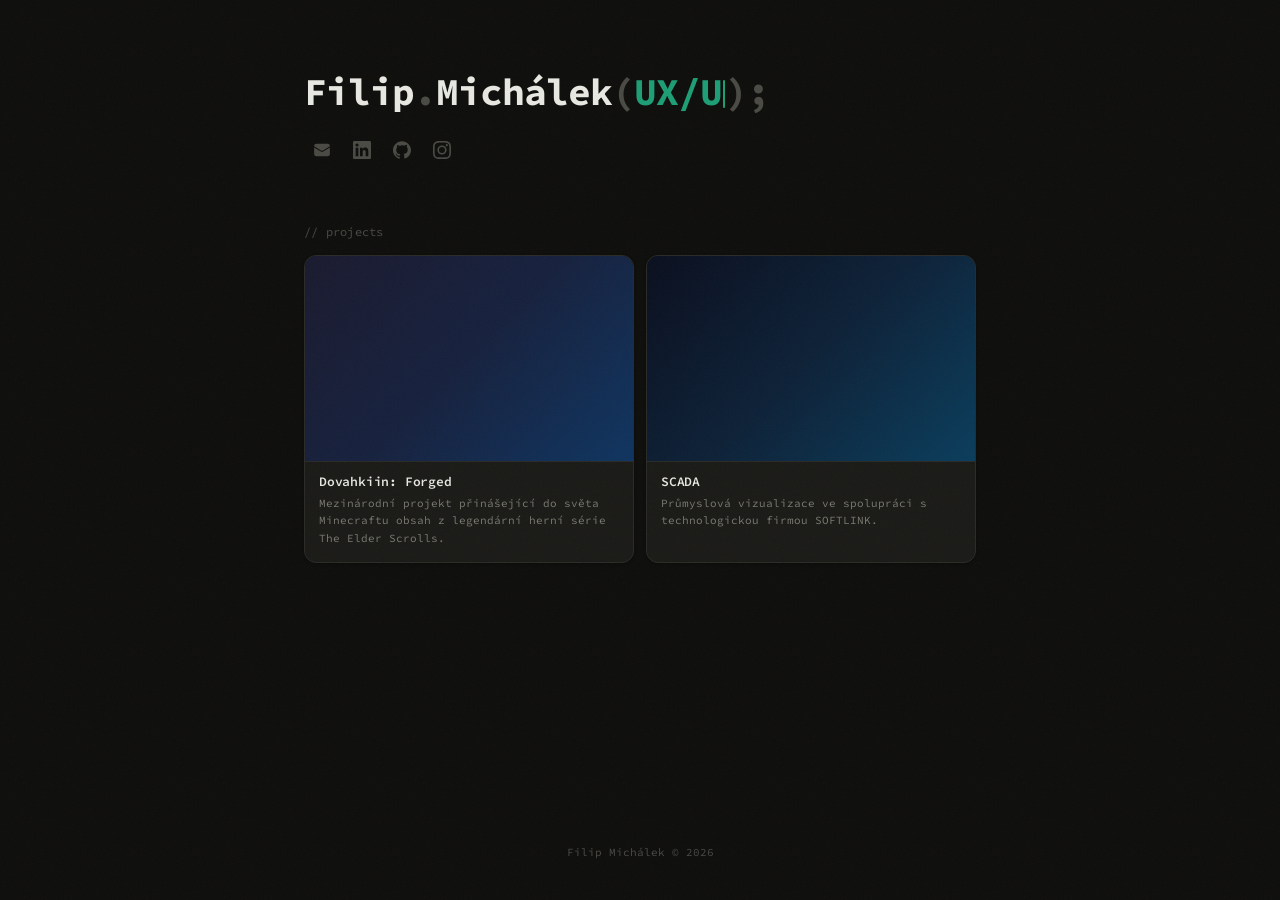
<file: index.html>
<!DOCTYPE html>
<html lang="cs">
<head>
  <meta charset="UTF-8" />
  <meta name="viewport" content="width=device-width, initial-scale=1.0" />
  <title>Filip Michálek</title>
  <link rel="preconnect" href="https://fonts.googleapis.com" />
  <link rel="preconnect" href="https://fonts.gstatic.com" crossorigin />
  <link rel="stylesheet" href="https://fonts.googleapis.com/css2?family=Source+Code+Pro:wght@400;600;700;800&display=swap" />
  <link rel="stylesheet" href="style.css" />
</head>
<body>

  <main>

    <section class="hero">
      <h1>Filip<span class="hero-dot">.</span>Michálek<span class="hero-paren">(</span><span class="hero-handle"><span id="heroArg"></span><span class="hero-cursor"></span></span><span class="hero-paren">)</span><span class="hero-semi">;</span></h1>
      <div class="hero-platforms">

        <a class="platform-icon email" href="mailto:filip@michalek.tech" aria-label="E-mail">
          <svg viewBox="0 0 24 24" fill="currentColor"><path d="M1.5 8.67v8.58a3 3 0 003 3h15a3 3 0 003-3V8.67l-8.928 5.493a3 3 0 01-3.144 0L1.5 8.67z"/><path d="M22.5 6.908V6.75a3 3 0 00-3-3h-15a3 3 0 00-3 3v.158l9.714 5.978a1.5 1.5 0 001.572 0L22.5 6.908z"/></svg>
          <span class="platform-tooltip">filip@michalek.tech</span>
        </a>

        <a class="platform-icon linkedin" href="https://www.linkedin.com/in/filip-michálek-0b38b4240" target="_blank" rel="noopener" aria-label="LinkedIn">
          <svg viewBox="0 0 24 24" fill="currentColor"><path d="M20.447 20.452h-3.554v-5.569c0-1.328-.027-3.037-1.852-3.037-1.853 0-2.136 1.445-2.136 2.939v5.667H9.351V9h3.414v1.561h.046c.477-.9 1.637-1.85 3.37-1.85 3.601 0 4.267 2.37 4.267 5.455v6.286zM5.337 7.433a2.062 2.062 0 01-2.063-2.065 2.064 2.064 0 112.063 2.065zm1.782 13.019H3.555V9h3.564v11.452zM22.225 0H1.771C.792 0 0 .774 0 1.729v20.542C0 23.227.792 24 1.771 24h20.451C23.2 24 24 23.227 24 22.271V1.729C24 .774 23.2 0 22.222 0h.003z"/></svg>
          <span class="platform-tooltip">LinkedIn</span>
        </a>

        <a class="platform-icon github" href="https://github.com/f1lasek" target="_blank" rel="noopener" aria-label="GitHub">
          <svg viewBox="0 0 24 24" fill="currentColor"><path d="M12 .297c-6.63 0-12 5.373-12 12 0 5.303 3.438 9.8 8.205 11.385.6.113.82-.258.82-.577 0-.285-.01-1.04-.015-2.04-3.338.724-4.042-1.61-4.042-1.61-.546-1.387-1.333-1.756-1.333-1.756-1.089-.745.083-.729.083-.729 1.205.084 1.839 1.237 1.839 1.237 1.07 1.834 2.807 1.304 3.492.997.107-.775.418-1.305.762-1.604-2.665-.305-5.467-1.334-5.467-5.931 0-1.311.469-2.381 1.236-3.221-.124-.303-.535-1.524.117-3.176 0 0 1.008-.322 3.301 1.23A11.509 11.509 0 0112 5.803c1.02.005 2.047.138 3.006.404 2.291-1.552 3.297-1.23 3.297-1.23.653 1.653.242 2.874.118 3.176.77.84 1.235 1.911 1.235 3.221 0 4.609-2.807 5.624-5.479 5.921.43.372.823 1.102.823 2.222 0 1.606-.015 2.898-.015 3.293 0 .319.216.694.825.576C20.565 22.092 24 17.592 24 12.297c0-6.627-5.373-12-12-12"/></svg>
          <span class="platform-tooltip">GitHub</span>
        </a>

        <a class="platform-icon instagram" href="https://www.instagram.com/f1laasek" target="_blank" rel="noopener" aria-label="Instagram">
          <svg viewBox="0 0 24 24" fill="currentColor"><path d="M12 2.163c3.204 0 3.584.012 4.85.07 3.252.148 4.771 1.691 4.919 4.919.058 1.265.069 1.645.069 4.849 0 3.205-.012 3.584-.069 4.849-.149 3.225-1.664 4.771-4.919 4.919-1.266.058-1.644.07-4.85.07-3.204 0-3.584-.012-4.849-.07-3.26-.149-4.771-1.699-4.919-4.92-.058-1.265-.07-1.644-.07-4.849 0-3.204.013-3.583.07-4.849.149-3.227 1.664-4.771 4.919-4.919 1.266-.057 1.645-.069 4.849-.069zM12 0C8.741 0 8.333.014 7.053.072 2.695.272.273 2.69.073 7.052.014 8.333 0 8.741 0 12c0 3.259.014 3.668.072 4.948.2 4.358 2.618 6.78 6.98 6.98C8.333 23.986 8.741 24 12 24c3.259 0 3.668-.014 4.948-.072 4.354-.2 6.782-2.618 6.979-6.98.059-1.28.073-1.689.073-4.948 0-3.259-.014-3.667-.072-4.947-.196-4.354-2.617-6.78-6.979-6.98C15.668.014 15.259 0 12 0zm0 5.838a6.162 6.162 0 100 12.324 6.162 6.162 0 000-12.324zM12 16a4 4 0 110-8 4 4 0 010 8zm6.406-11.845a1.44 1.44 0 100 2.881 1.44 1.44 0 000-2.881z"/></svg>
          <span class="platform-tooltip">Instagram</span>
        </a>

      </div>
    </section>

    <section class="feed-section">
      <p class="feed-label">// projects</p>
      <div class="feed" id="feed">

        <a class="feed-card" href="/projects/dovahkiin-forged/">
          <div class="card-banner" style="background: linear-gradient(135deg, #1a1a2e 0%, #16213e 50%, #0f3460 100%);"></div>
          <div class="card-body">
            <div class="card-meta">
              <h3 class="card-title">Dovahkiin: Forged</h3>
            </div>
            <p class="card-desc">Mezinárodní projekt přinášející do světa Minecraftu obsah z legendární herní série The Elder Scrolls.</p>
          </div>
        </a>

        <a class="feed-card" href="/projects/scada/">
          <div class="card-banner" style="background: linear-gradient(135deg, #0a0f1e 0%, #0d2137 50%, #0a3d5c 100%);"></div>
          <div class="card-body">
            <div class="card-meta">
              <h3 class="card-title">SCADA</h3>
            </div>
            <p class="card-desc">Průmyslová vizualizace ve spolupráci s technologickou firmou SOFTLINK.</p>
          </div>
        </a>

      </div>
    </section>

  </main>

  <footer class="site-footer">
    <span class="copyright">Filip Michálek © 2026</span>
  </footer>

  <script src="script.js"></script>
</body>
</html>
</file>
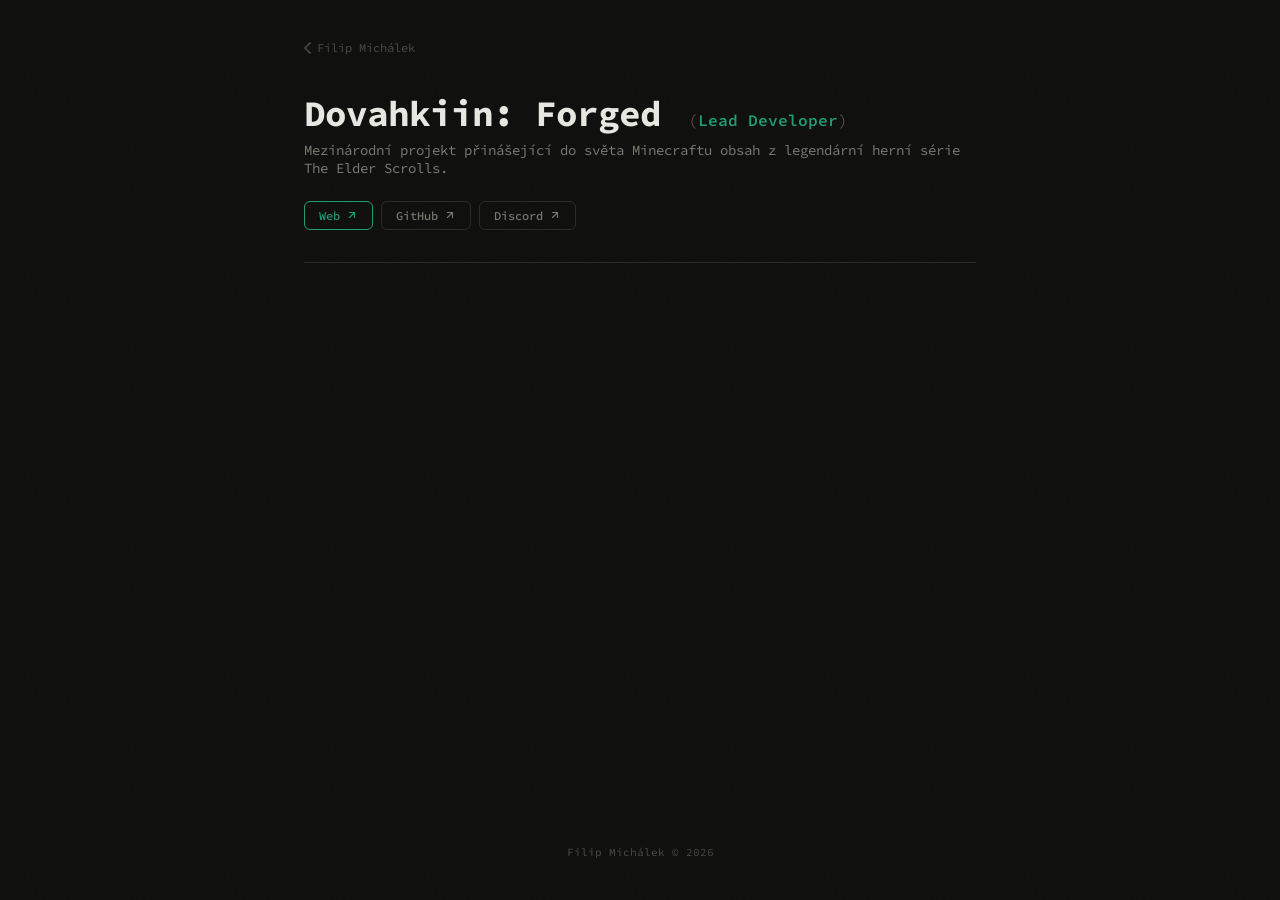
<file: projects/dovahkiin-forged/index.html>
<!DOCTYPE html>
<html lang="cs">
<head>
  <meta charset="UTF-8" />
  <meta name="viewport" content="width=device-width, initial-scale=1.0" />
  <title>Dovahkiin: Forged — Filip Michálek</title>
  <link rel="preconnect" href="https://fonts.googleapis.com" />
  <link rel="preconnect" href="https://fonts.gstatic.com" crossorigin />
  <link rel="stylesheet" href="https://fonts.googleapis.com/css2?family=Source+Code+Pro:wght@400;600;700;800&display=swap" />
  <link rel="stylesheet" href="../../style.css" />
  <link rel="stylesheet" href="../project.css" />
</head>
<body>


  <main>

    <a class="back-link" href="/">
      <svg width="7" height="12" viewBox="0 0 8 14" fill="none">
        <path d="M7 1L1 7l6 6" stroke="currentColor" stroke-width="1.8" stroke-linecap="round" stroke-linejoin="round"/>
      </svg>
      Filip Michálek
    </a>

    <header class="project-hero">
      <h1 class="project-hero-title">Dovahkiin: Forged <span class="project-hero-role">Lead Developer</span></h1>
      <p class="project-hero-sub">Mezinárodní projekt přinášející do světa Minecraftu obsah z legendární herní série The Elder Scrolls.</p>
      <div class="project-cta-row">
        <a class="project-cta" href="https://dovahkiinforged.net" target="_blank" rel="noopener">
          Web
          <svg width="12" height="12" viewBox="0 0 24 24" fill="none" stroke="currentColor" stroke-width="2.2" stroke-linecap="round" stroke-linejoin="round">
            <path d="M7 17L17 7M7 7h10v10"/>
          </svg>
        </a>
        <a class="project-cta project-cta-secondary" href="https://github.com/DovahkiinForged" target="_blank" rel="noopener">
          GitHub
          <svg width="12" height="12" viewBox="0 0 24 24" fill="none" stroke="currentColor" stroke-width="2.2" stroke-linecap="round" stroke-linejoin="round">
            <path d="M7 17L17 7M7 7h10v10"/>
          </svg>
        </a>
        <a class="project-cta project-cta-secondary" href="https://discord.gg/eJmn22B6" target="_blank" rel="noopener">
          Discord
          <svg width="12" height="12" viewBox="0 0 24 24" fill="none" stroke="currentColor" stroke-width="2.2" stroke-linecap="round" stroke-linejoin="round">
            <path d="M7 17L17 7M7 7h10v10"/>
          </svg>
        </a>
      </div>
    </header>

    <div class="project-divider"></div>

  </main>

  <footer class="site-footer">
    <span class="copyright">Filip Michálek © 2026</span>
  </footer>

  <script src="../../script.js"></script>
</body>
</html>
</file>
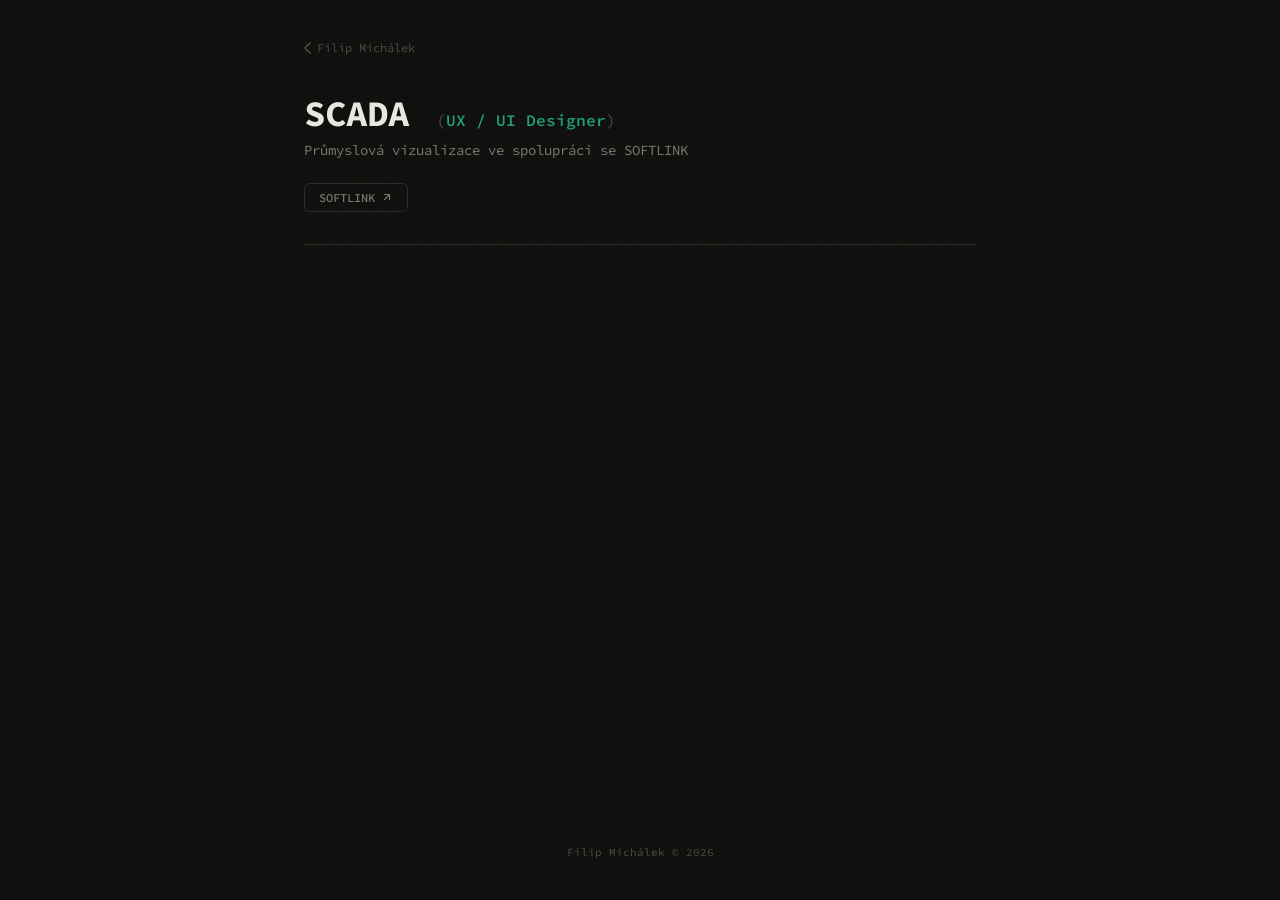
<file: projects/scada/index.html>
<!DOCTYPE html>
<html lang="cs">
<head>
  <meta charset="UTF-8" />
  <meta name="viewport" content="width=device-width, initial-scale=1.0" />
  <title>SCADA — Filip Michálek</title>
  <link rel="preconnect" href="https://fonts.googleapis.com" />
  <link rel="preconnect" href="https://fonts.gstatic.com" crossorigin />
  <link rel="stylesheet" href="https://fonts.googleapis.com/css2?family=Source+Code+Pro:wght@400;600;700;800&display=swap" />
  <link rel="stylesheet" href="../../style.css" />
  <link rel="stylesheet" href="../project.css" />
</head>
<body>


  <main>

    <a class="back-link" href="/">
      <svg width="7" height="12" viewBox="0 0 8 14" fill="none">
        <path d="M7 1L1 7l6 6" stroke="currentColor" stroke-width="1.8" stroke-linecap="round" stroke-linejoin="round"/>
      </svg>
      Filip Michálek
    </a>

    <header class="project-hero">
      <h1 class="project-hero-title">SCADA <span class="project-hero-role">UX / UI Designer</span></h1>
      <p class="project-hero-sub">Průmyslová vizualizace ve spolupráci se SOFTLINK</p>
      <div class="project-cta-row">
        <a class="project-cta project-cta-secondary" href="https://www.softlink.cz" target="_blank" rel="noopener">
          SOFTLINK
          <svg width="12" height="12" viewBox="0 0 24 24" fill="none" stroke="currentColor" stroke-width="2.2" stroke-linecap="round" stroke-linejoin="round">
            <path d="M7 17L17 7M7 7h10v10"/>
          </svg>
        </a>
      </div>
    </header>

    <div class="project-divider"></div>

  </main>

  <footer class="site-footer">
    <span class="copyright">Filip Michálek © 2026</span>
  </footer>

  <script src="../../script.js"></script>
</body>
</html>
</file>
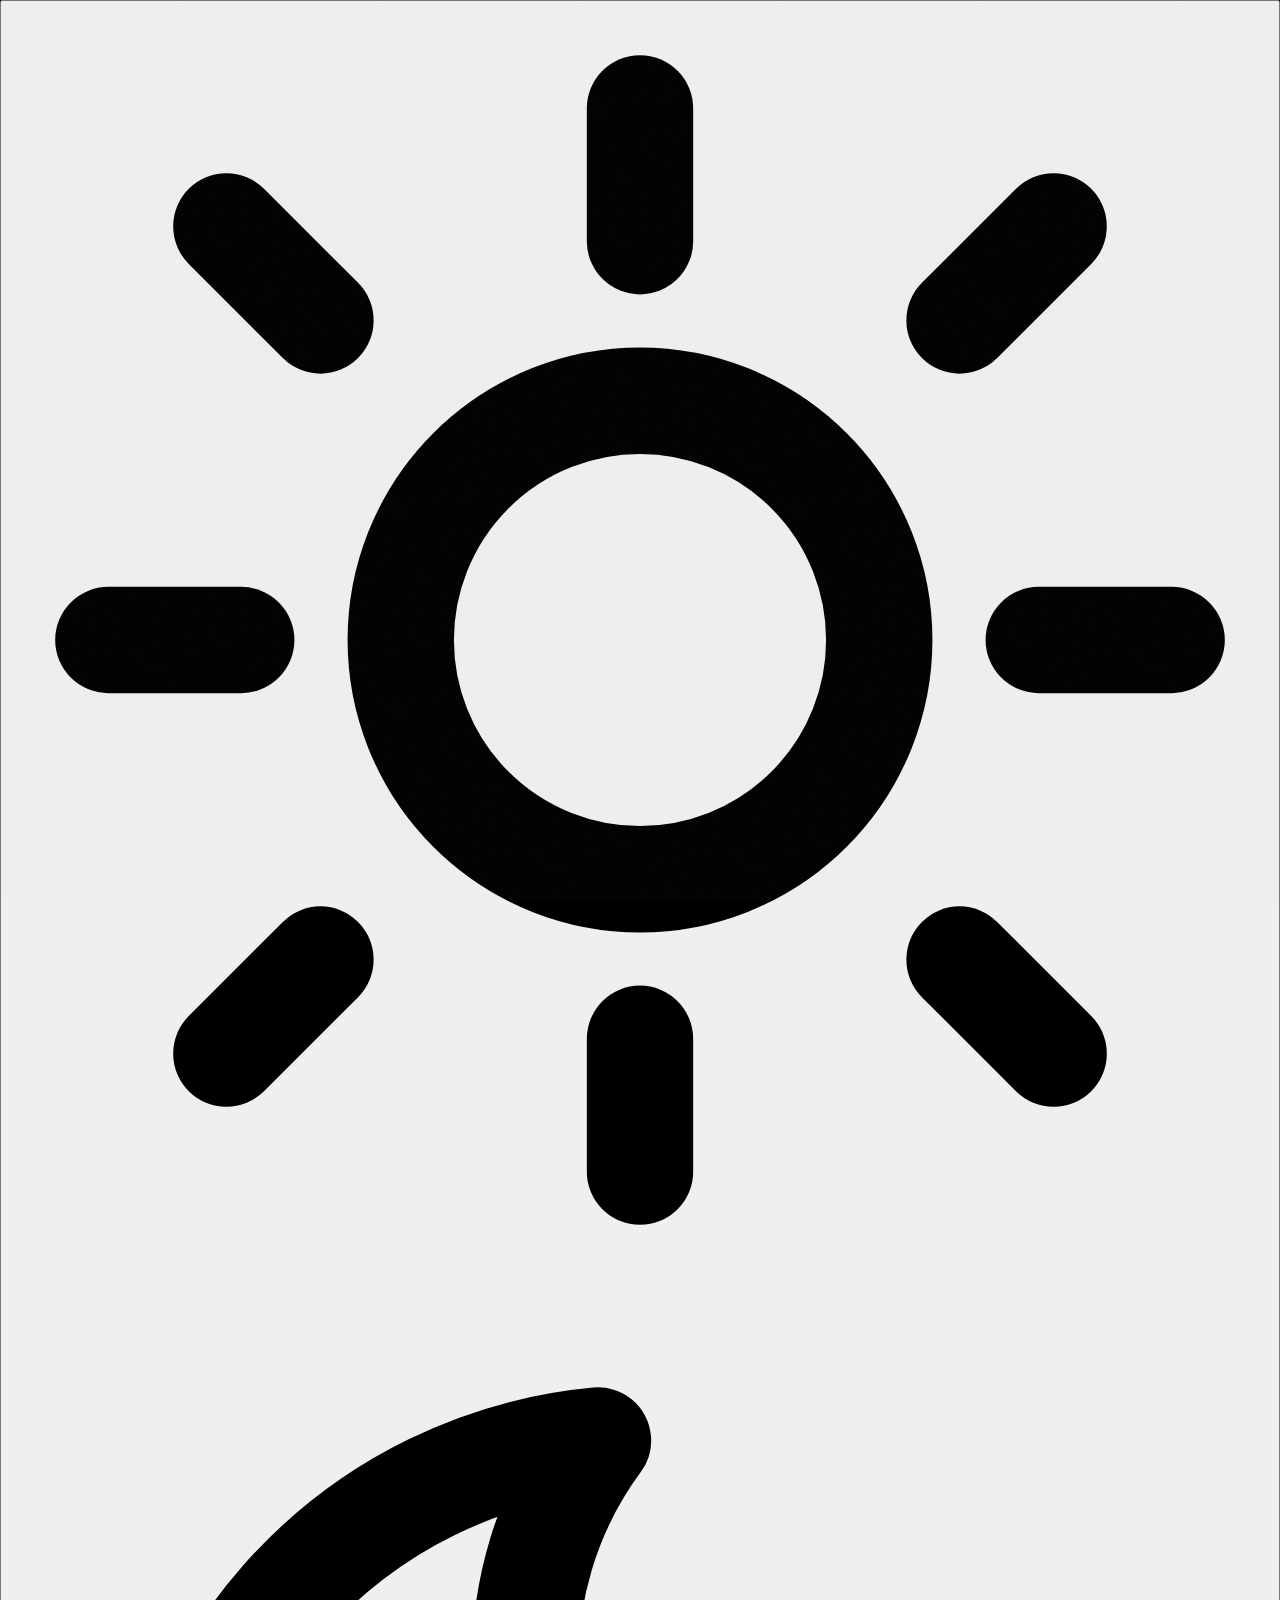
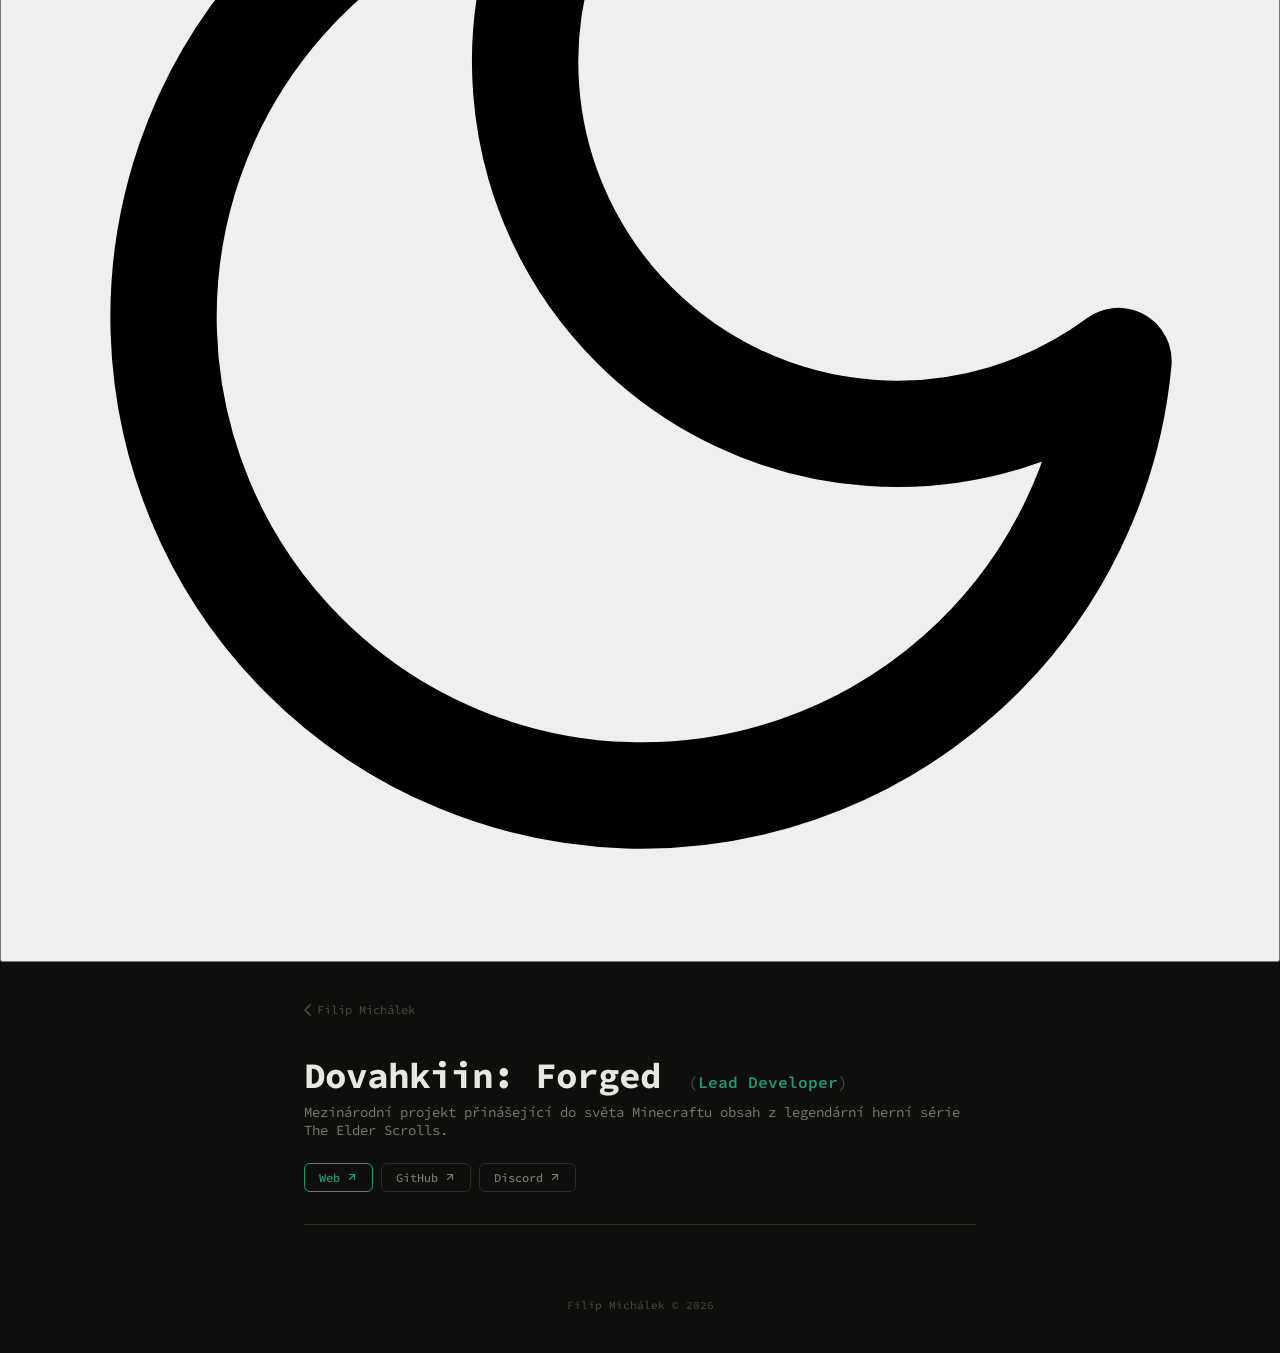
<file: projects/dovahkiin-forged.html>
<!DOCTYPE html>
<html lang="cs">
<head>
  <meta charset="UTF-8" />
  <meta name="viewport" content="width=device-width, initial-scale=1.0" />
  <title>Dovahkiin: Forged — Filip Michálek</title>
  <link rel="preconnect" href="https://fonts.googleapis.com" />
  <link rel="preconnect" href="https://fonts.gstatic.com" crossorigin />
  <link rel="stylesheet" href="https://fonts.googleapis.com/css2?family=Source+Code+Pro:wght@400;600;700;800&display=swap" />
  <link rel="stylesheet" href="../style.css" />
  <link rel="stylesheet" href="project.css" />
</head>
<body>

  <button class="theme-toggle" id="themeToggle" aria-label="Přepnout tmavý/světlý režim">
    <svg class="icon-sun" viewBox="0 0 24 24" fill="none" stroke="currentColor" stroke-width="2" stroke-linecap="round" stroke-linejoin="round">
      <circle cx="12" cy="12" r="4.5"/>
      <line x1="12" y1="2" x2="12" y2="4.5"/><line x1="12" y1="19.5" x2="12" y2="22"/>
      <line x1="4.22" y1="4.22" x2="5.99" y2="5.99"/><line x1="18.01" y1="18.01" x2="19.78" y2="19.78"/>
      <line x1="2" y1="12" x2="4.5" y2="12"/><line x1="19.5" y1="12" x2="22" y2="12"/>
      <line x1="4.22" y1="19.78" x2="5.99" y2="18.01"/><line x1="18.01" y1="5.99" x2="19.78" y2="4.22"/>
    </svg>
    <svg class="icon-moon" viewBox="0 0 24 24" fill="none" stroke="currentColor" stroke-width="2" stroke-linecap="round" stroke-linejoin="round">
      <path d="M21 12.79A9 9 0 1 1 11.21 3 7 7 0 0 0 21 12.79z"/>
    </svg>
  </button>

  <main>

    <a class="back-link" href="../index.html">
      <svg width="7" height="12" viewBox="0 0 8 14" fill="none">
        <path d="M7 1L1 7l6 6" stroke="currentColor" stroke-width="1.8" stroke-linecap="round" stroke-linejoin="round"/>
      </svg>
      Filip Michálek
    </a>

    <header class="project-hero">
      <h1 class="project-hero-title">Dovahkiin: Forged <span class="project-hero-role">Lead Developer</span></h1>
      <p class="project-hero-sub">Mezinárodní projekt přinášející do světa Minecraftu obsah z legendární herní série The Elder Scrolls.</p>
      <div class="project-cta-row">
        <a class="project-cta" href="https://dovahkiinforged.net" target="_blank" rel="noopener">
          Web
          <svg width="12" height="12" viewBox="0 0 24 24" fill="none" stroke="currentColor" stroke-width="2.2" stroke-linecap="round" stroke-linejoin="round">
            <path d="M7 17L17 7M7 7h10v10"/>
          </svg>
        </a>
        <a class="project-cta project-cta-secondary" href="https://github.com/DovahkiinForged" target="_blank" rel="noopener">
          GitHub
          <svg width="12" height="12" viewBox="0 0 24 24" fill="none" stroke="currentColor" stroke-width="2.2" stroke-linecap="round" stroke-linejoin="round">
            <path d="M7 17L17 7M7 7h10v10"/>
          </svg>
        </a>
        <a class="project-cta project-cta-secondary" href="https://discord.gg/eJmn22B6" target="_blank" rel="noopener">
          Discord
          <svg width="12" height="12" viewBox="0 0 24 24" fill="none" stroke="currentColor" stroke-width="2.2" stroke-linecap="round" stroke-linejoin="round">
            <path d="M7 17L17 7M7 7h10v10"/>
          </svg>
        </a>
      </div>
    </header>

    <div class="project-divider"></div>

  </main>

  <footer class="site-footer">
    <span class="copyright">Filip Michálek © 2026</span>
  </footer>

  <script src="../script.js"></script>
</body>
</html>
</file>
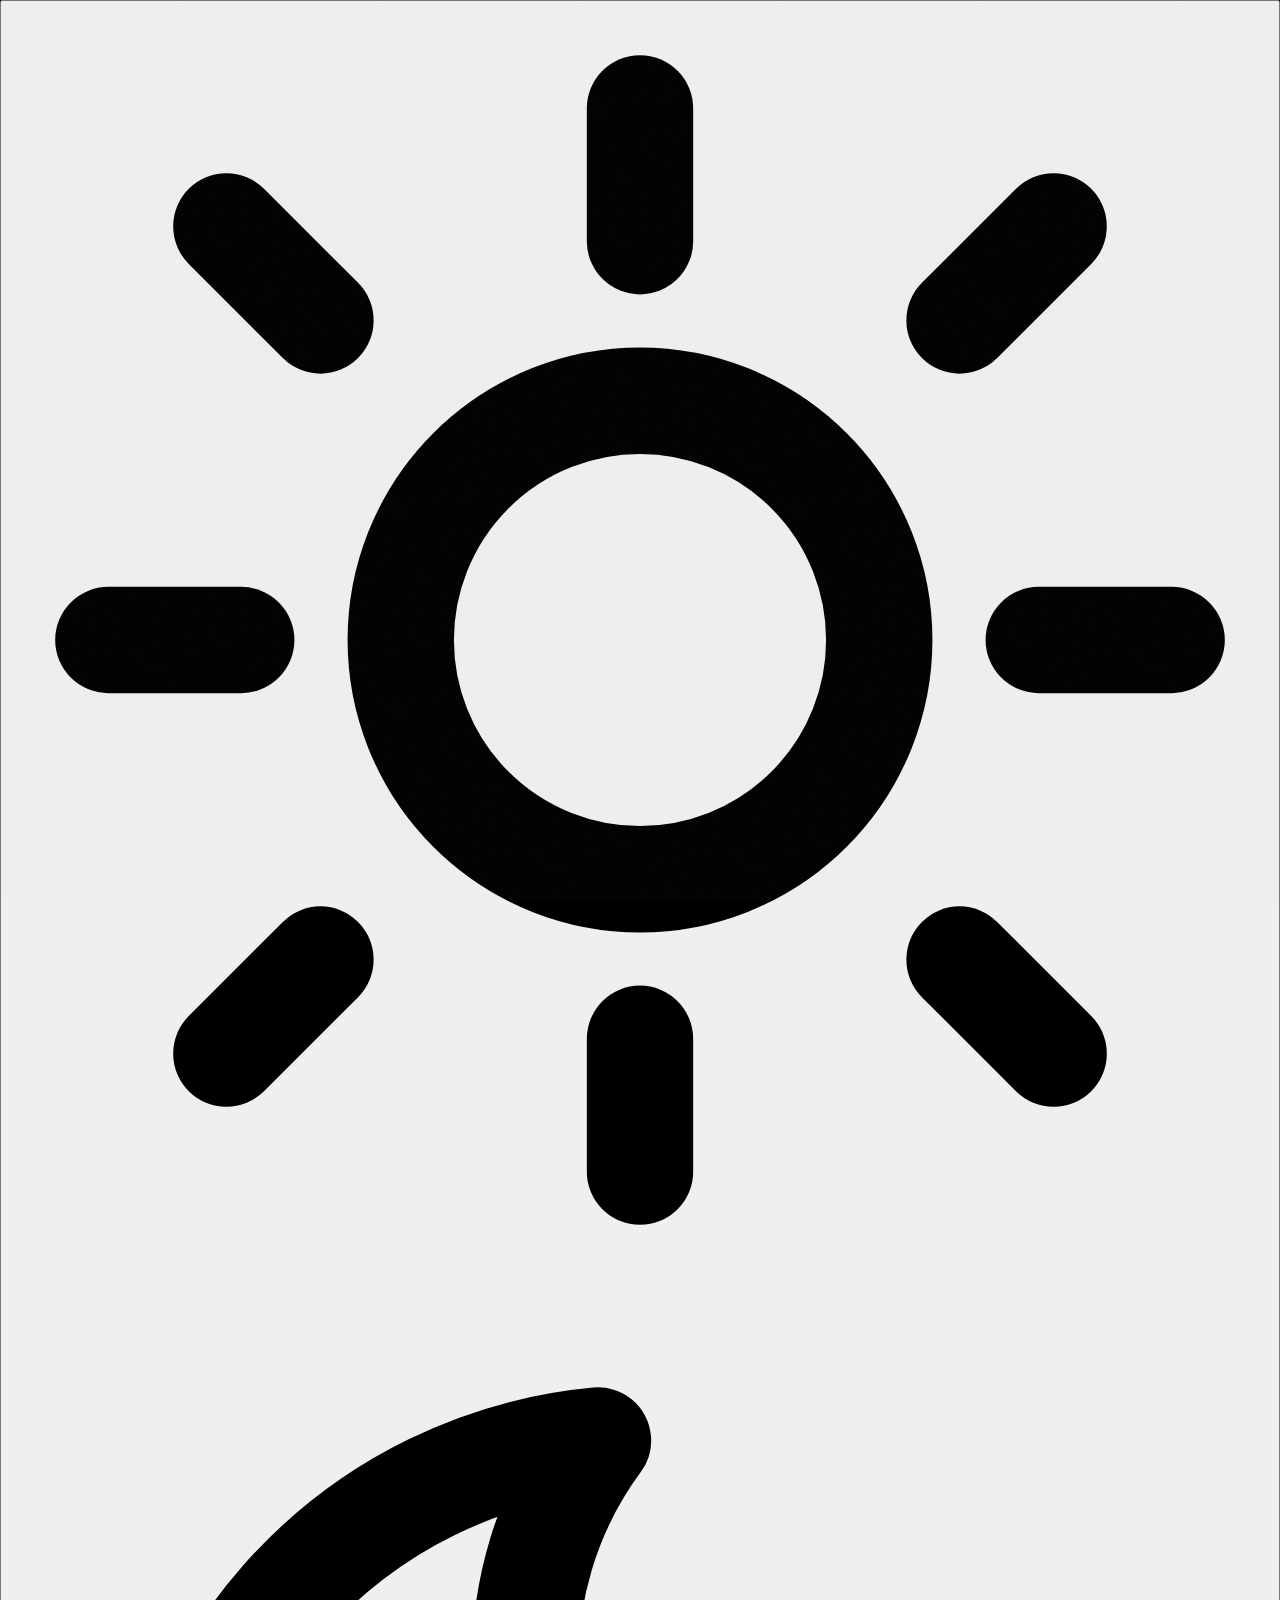
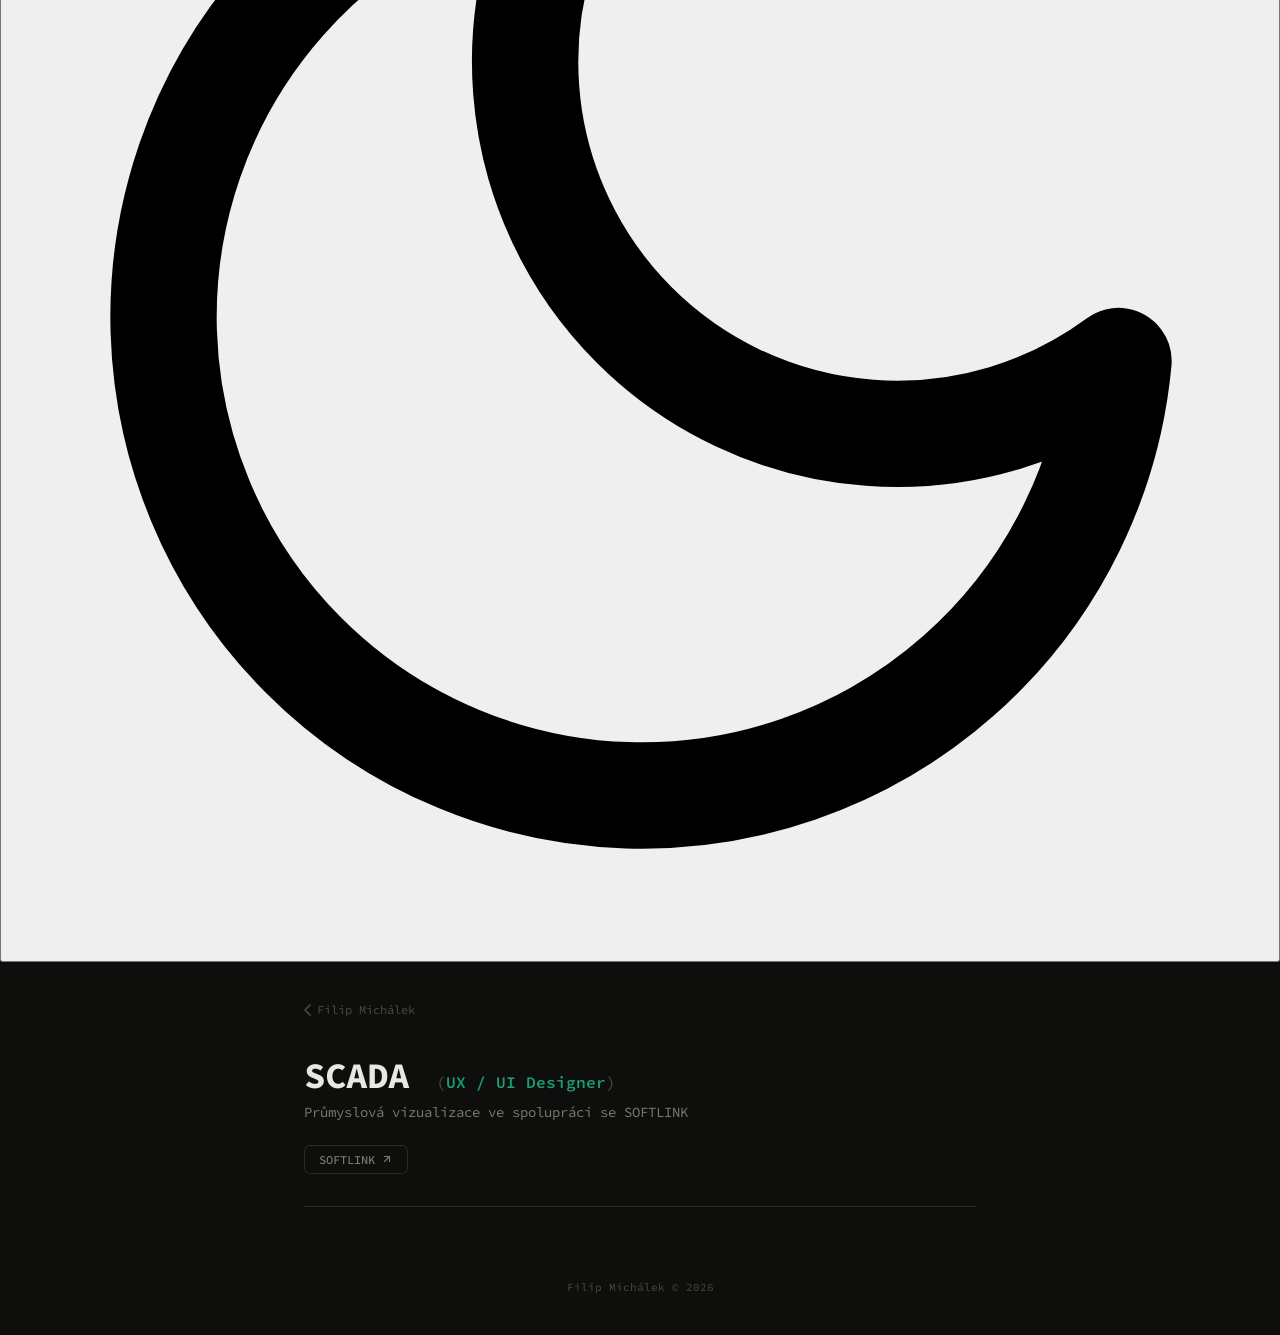
<file: projects/scada.html>
<!DOCTYPE html>
<html lang="cs">
<head>
  <meta charset="UTF-8" />
  <meta name="viewport" content="width=device-width, initial-scale=1.0" />
  <title>SCADA — Filip Michálek</title>
  <link rel="preconnect" href="https://fonts.googleapis.com" />
  <link rel="preconnect" href="https://fonts.gstatic.com" crossorigin />
  <link rel="stylesheet" href="https://fonts.googleapis.com/css2?family=Source+Code+Pro:wght@400;600;700;800&display=swap" />
  <link rel="stylesheet" href="../style.css" />
  <link rel="stylesheet" href="project.css" />
</head>
<body>

  <button class="theme-toggle" id="themeToggle" aria-label="Přepnout tmavý/světlý režim">
    <svg class="icon-sun" viewBox="0 0 24 24" fill="none" stroke="currentColor" stroke-width="2" stroke-linecap="round" stroke-linejoin="round">
      <circle cx="12" cy="12" r="4.5"/>
      <line x1="12" y1="2" x2="12" y2="4.5"/><line x1="12" y1="19.5" x2="12" y2="22"/>
      <line x1="4.22" y1="4.22" x2="5.99" y2="5.99"/><line x1="18.01" y1="18.01" x2="19.78" y2="19.78"/>
      <line x1="2" y1="12" x2="4.5" y2="12"/><line x1="19.5" y1="12" x2="22" y2="12"/>
      <line x1="4.22" y1="19.78" x2="5.99" y2="18.01"/><line x1="18.01" y1="5.99" x2="19.78" y2="4.22"/>
    </svg>
    <svg class="icon-moon" viewBox="0 0 24 24" fill="none" stroke="currentColor" stroke-width="2" stroke-linecap="round" stroke-linejoin="round">
      <path d="M21 12.79A9 9 0 1 1 11.21 3 7 7 0 0 0 21 12.79z"/>
    </svg>
  </button>

  <main>

    <a class="back-link" href="../index.html">
      <svg width="7" height="12" viewBox="0 0 8 14" fill="none">
        <path d="M7 1L1 7l6 6" stroke="currentColor" stroke-width="1.8" stroke-linecap="round" stroke-linejoin="round"/>
      </svg>
      Filip Michálek
    </a>

    <header class="project-hero">
      <h1 class="project-hero-title">SCADA <span class="project-hero-role">UX / UI Designer</span></h1>
      <p class="project-hero-sub">Průmyslová vizualizace ve spolupráci se SOFTLINK</p>
      <div class="project-cta-row">
        <a class="project-cta project-cta-secondary" href="https://www.softlink.cz" target="_blank" rel="noopener">
          SOFTLINK
          <svg width="12" height="12" viewBox="0 0 24 24" fill="none" stroke="currentColor" stroke-width="2.2" stroke-linecap="round" stroke-linejoin="round">
            <path d="M7 17L17 7M7 7h10v10"/>
          </svg>
        </a>
      </div>
    </header>

    <div class="project-divider"></div>

  </main>

  <footer class="site-footer">
    <span class="copyright">Filip Michálek © 2026</span>
  </footer>

  <script src="../script.js"></script>
</body>
</html>
</file>
<file: style.css>
/* reset */
*, *::before, *::after {
  margin: 0;
  padding: 0;
  box-sizing: border-box;
}

/* variables */
:root {
  --font-mono: 'Cascadia Code', 'Cascadia Mono', 'Source Code Pro', Consolas, Menlo, Monaco, monospace;

  --bg:             #0e0e0c;
  --bg-secondary:   #1a1a17;
  --border:         #2a2a26;
  --border-hover:   #1D9E75;
  --text:           #e8e8e2;
  --text-secondary: #7a7a72;
  --text-tertiary:  #4a4a44;
  --accent:         #1D9E75;
  --accent-hover:   #22c487;

  --noise-opacity:  0.035;

  --card-shadow:       0 1px 3px rgba(0,0,0,0.3);
  --card-shadow-hover: 0 8px 24px rgba(0,0,0,0.4);
}

/* base */
html {
  scroll-behavior: smooth;
}

body {
  font-family: var(--font-mono);
  background-color: var(--bg);
  color: var(--text);
  -webkit-font-smoothing: antialiased;
  -moz-osx-font-smoothing: grayscale;
  transition: background-color 0.3s ease, color 0.3s ease;
  min-height: 100vh;
  display: flex;
  flex-direction: column;
}

/* jemná textura šumu přes celý viewport */
body::before {
  content: '';
  position: fixed;
  inset: 0;
  z-index: 9999;
  pointer-events: none;
  opacity: var(--noise-opacity);
  background-image: url("data:image/svg+xml,%3Csvg viewBox='0 0 256 256' xmlns='http://www.w3.org/2000/svg'%3E%3Cfilter id='noise'%3E%3CfeTurbulence type='fractalNoise' baseFrequency='0.9' numOctaves='4' stitchTiles='stitch'/%3E%3C/filter%3E%3Crect width='100%25' height='100%25' filter='url(%23noise)'/%3E%3C/svg%3E");
  background-size: 200px 200px;
}

a {
  color: inherit;
  text-decoration: none;
}

main {
  flex: 1;
  max-width: 720px;
  margin: 0 auto;
  padding: 0 24px;
  width: 100%;
}

/* hero */
.hero {
  padding: 72px 0 56px;
  animation: fadeUp 0.5s ease both;
}

.hero h1 {
  font-family: var(--font-mono);
  font-size: clamp(24px, 4vw, 38px);
  font-weight: 700;
  letter-spacing: -1px;
  line-height: 1.05;
  margin-bottom: 20px;
}

.hero-dot   { color: var(--text-tertiary); font-weight: 700; }
.hero-paren { color: var(--text-tertiary); font-weight: 700; }
.hero-semi  { color: var(--text-tertiary); font-weight: 700; }

.hero-handle {
  font-weight: 700;
  color: var(--accent);
  letter-spacing: -1px;
}

/* blikající kurzor uvnitř typewriteru */
.hero-cursor {
  display: inline-block;
  width: 2px;
  height: 0.75em;
  background: var(--accent);
  position: relative;
  top: 0.08em;
  margin-left: 1px;
  border-radius: 1px;
  animation: blink 1s step-end infinite;
}

@keyframes blink {
  0%, 100% { opacity: 1; }
  50%       { opacity: 0; }
}

.hero-platforms {
  display: flex;
  gap: 4px;
}

/* seznam projektů */
.feed-section {
  padding-bottom: 72px;
  animation: fadeUp 0.5s 0.1s ease both;
}

.feed-label {
  font-size: 12px;
  color: var(--text-tertiary);
  margin-bottom: 16px;
  letter-spacing: 0.02em;
}

.feed {
  display: grid;
  grid-template-columns: repeat(2, 1fr);
  gap: 12px;
}

.feed-card {
  display: flex;
  flex-direction: column;
  cursor: pointer;
  border-radius: 12px;
  border: 1px solid var(--border);
  overflow: hidden;
  background: var(--bg-secondary);
  transition: border-color 0.2s ease, box-shadow 0.2s ease, transform 0.2s ease;
  box-shadow: var(--card-shadow);
}

.feed-card:hover {
  border-color: var(--border-hover);
  box-shadow: var(--card-shadow-hover);
  transform: translateY(-2px);
}

.card-banner {
  position: relative;
  width: 100%;
  aspect-ratio: 16 / 10;
  background: var(--bg-secondary);
  background-size: cover;
  background-position: center;
}

.card-body {
  padding: 12px 14px 14px;
  border-top: 1px solid var(--border);
}

.card-meta {
  display: flex;
  align-items: center;
  gap: 8px;
  margin-bottom: 4px;
}

.card-title {
  font-family: var(--font-mono);
  font-size: 13px;
  font-weight: 600;
  letter-spacing: -0.2px;
  line-height: 1.3;
  transition: color 0.15s ease;
}

.feed-card:hover .card-title { color: var(--accent); }

.card-desc {
  font-size: 11px;
  color: var(--text-secondary);
  line-height: 1.6;
}

/* footer + platform icons */
.site-footer {
  padding: 28px 24px 40px;
  text-align: center;
}

.platform-icon {
  position: relative;
  width: 36px;
  height: 36px;
  display: flex;
  align-items: center;
  justify-content: center;
  color: var(--text-tertiary);
  transition: color 0.2s ease, transform 0.2s ease;
}

.platform-icon svg {
  width: 18px;
  height: 18px;
  flex-shrink: 0;
}

.platform-icon:hover                { transform: translateY(-2px); }
.platform-icon.email:hover          { color: var(--accent); }
.platform-icon.instagram:hover      { color: #e1306c; }
.platform-icon.linkedin:hover       { color: #0a66c2; }
.platform-icon.github:hover         { color: var(--text); }

/* tooltip — zobrazí se při najetí na ikonu */
.platform-tooltip {
  position: absolute;
  bottom: calc(100% + 8px);
  left: 50%;
  transform: translateX(-50%) translateY(4px);
  background: var(--text);
  color: var(--bg);
  font-family: var(--font-mono);
  font-size: 10px;
  font-weight: 500;
  padding: 4px 8px;
  border-radius: 4px;
  white-space: nowrap;
  pointer-events: none;
  opacity: 0;
  transition: opacity 0.15s ease, transform 0.15s ease;
}

.platform-tooltip::after {
  content: '';
  position: absolute;
  top: 100%;
  left: 50%;
  transform: translateX(-50%);
  border: 4px solid transparent;
  border-top-color: var(--text);
}

.platform-icon:hover .platform-tooltip {
  opacity: 1;
  transform: translateX(-50%) translateY(0);
}

.copyright {
  font-family: var(--font-mono);
  font-size: 11px;
  color: var(--text-tertiary);
}

/* animace */
@keyframes fadeUp {
  from { opacity: 0; transform: translateY(16px); }
  to   { opacity: 1; transform: translateY(0); }
}

@media (prefers-reduced-motion: reduce) {
  .hero, .feed-section { animation: none; }
  html { scroll-behavior: auto; }
  .feed-card { transition: none; }
}

/* responzivita */
@media (max-width: 520px) {
  main { padding: 0 16px; }
  .hero { padding: 48px 0 40px; }
  .feed { grid-template-columns: 1fr; }
  .site-footer { padding: 28px 16px 36px; }
}
</file>
<file: projects/project.css>
/* zpět na hlavní stránku */
.back-link {
  display: inline-flex;
  align-items: center;
  gap: 6px;
  font-family: var(--font-mono);
  font-size: 12px;
  color: var(--text-tertiary);
  margin-top: 40px;
  margin-bottom: 40px;
  transition: color 0.15s ease, gap 0.15s ease;
}

.back-link:hover {
  color: var(--accent);
  gap: 8px;
}

/* hlavička projektu */
.project-hero {
  padding-bottom: 32px;
  animation: fadeUp 0.5s ease both;
}

.project-hero-title {
  font-family: var(--font-mono);
  font-size: clamp(24px, 4vw, 36px);
  font-weight: 700;
  letter-spacing: -1px;
  line-height: 1.05;
  margin-bottom: 8px;
}

/* pozice inline s nadpisem — zobrazí se jako (pozice) */
.project-hero-role {
  font-size: 0.45em;
  font-weight: 600;
  color: var(--accent);
  vertical-align: baseline;
  margin-left: 0.4em;
  letter-spacing: 0;
}

.project-hero-role::before { content: '('; color: var(--text-tertiary); font-weight: 400; }
.project-hero-role::after  { content: ')'; color: var(--text-tertiary); font-weight: 400; }

.project-hero-sub {
  font-family: var(--font-mono);
  font-size: 14px;
  color: var(--text-secondary);
  margin-bottom: 24px;
}

/* CTA row */
.project-cta-row {
  display: flex;
  gap: 8px;
  flex-wrap: wrap;
}

.project-cta {
  display: inline-flex;
  align-items: center;
  gap: 6px;
  font-family: var(--font-mono);
  font-size: 12px;
  font-weight: 500;
  color: var(--accent);
  border: 1px solid var(--accent);
  padding: 6px 14px;
  border-radius: 6px;
  transition: background 0.15s ease, color 0.15s ease;
}

.project-cta:hover {
  background: var(--accent);
  color: #fff;
}

.project-cta-secondary {
  color: var(--text-secondary);
  border-color: var(--border);
}

.project-cta-secondary:hover {
  background: var(--bg-secondary);
  color: var(--text);
  border-color: var(--border-hover);
}

.project-divider {
  border: none;
  border-top: 1px solid var(--border);
  margin-bottom: 40px;
}

/* sekce obsahu */
.project-content {
  display: flex;
  flex-direction: column;
  gap: 32px;
  padding-bottom: 72px;
  animation: fadeUp 0.5s 0.1s ease both;
}

.project-section h2 {
  font-family: var(--font-mono);
  font-size: 11px;
  font-weight: 500;
  letter-spacing: 0.04em;
  text-transform: uppercase;
  color: var(--text-tertiary);
  margin-bottom: 10px;
}

/* prefix ve stylu kódového komentáře */
.project-section h2::before {
  content: '// ';
  color: var(--accent);
  opacity: 0.6;
}

.project-section p {
  font-family: var(--font-mono);
  font-size: 13px;
  line-height: 1.8;
  color: var(--text-secondary);
}

.project-section a {
  color: var(--accent);
  border-bottom: 1px solid transparent;
  transition: border-color 0.15s ease;
}

.project-section a:hover {
  border-bottom-color: var(--accent);
}
</file>
